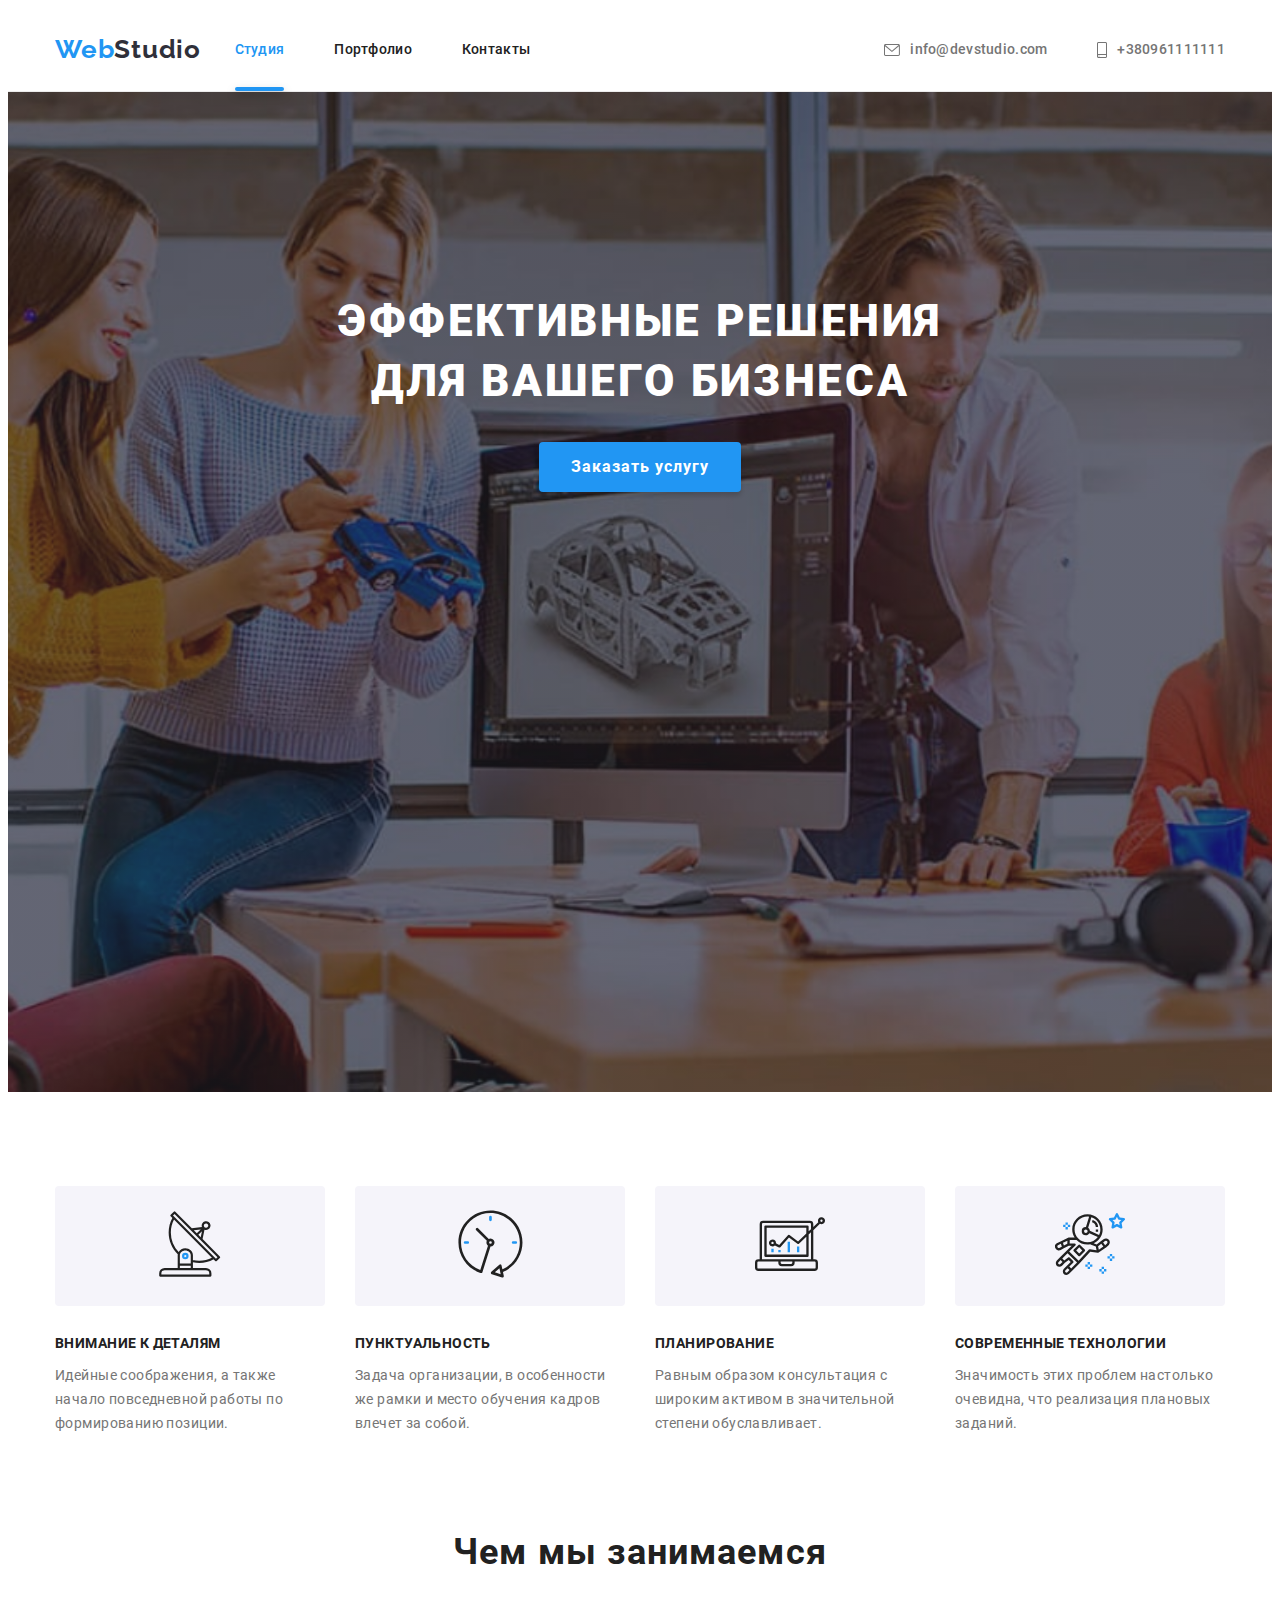
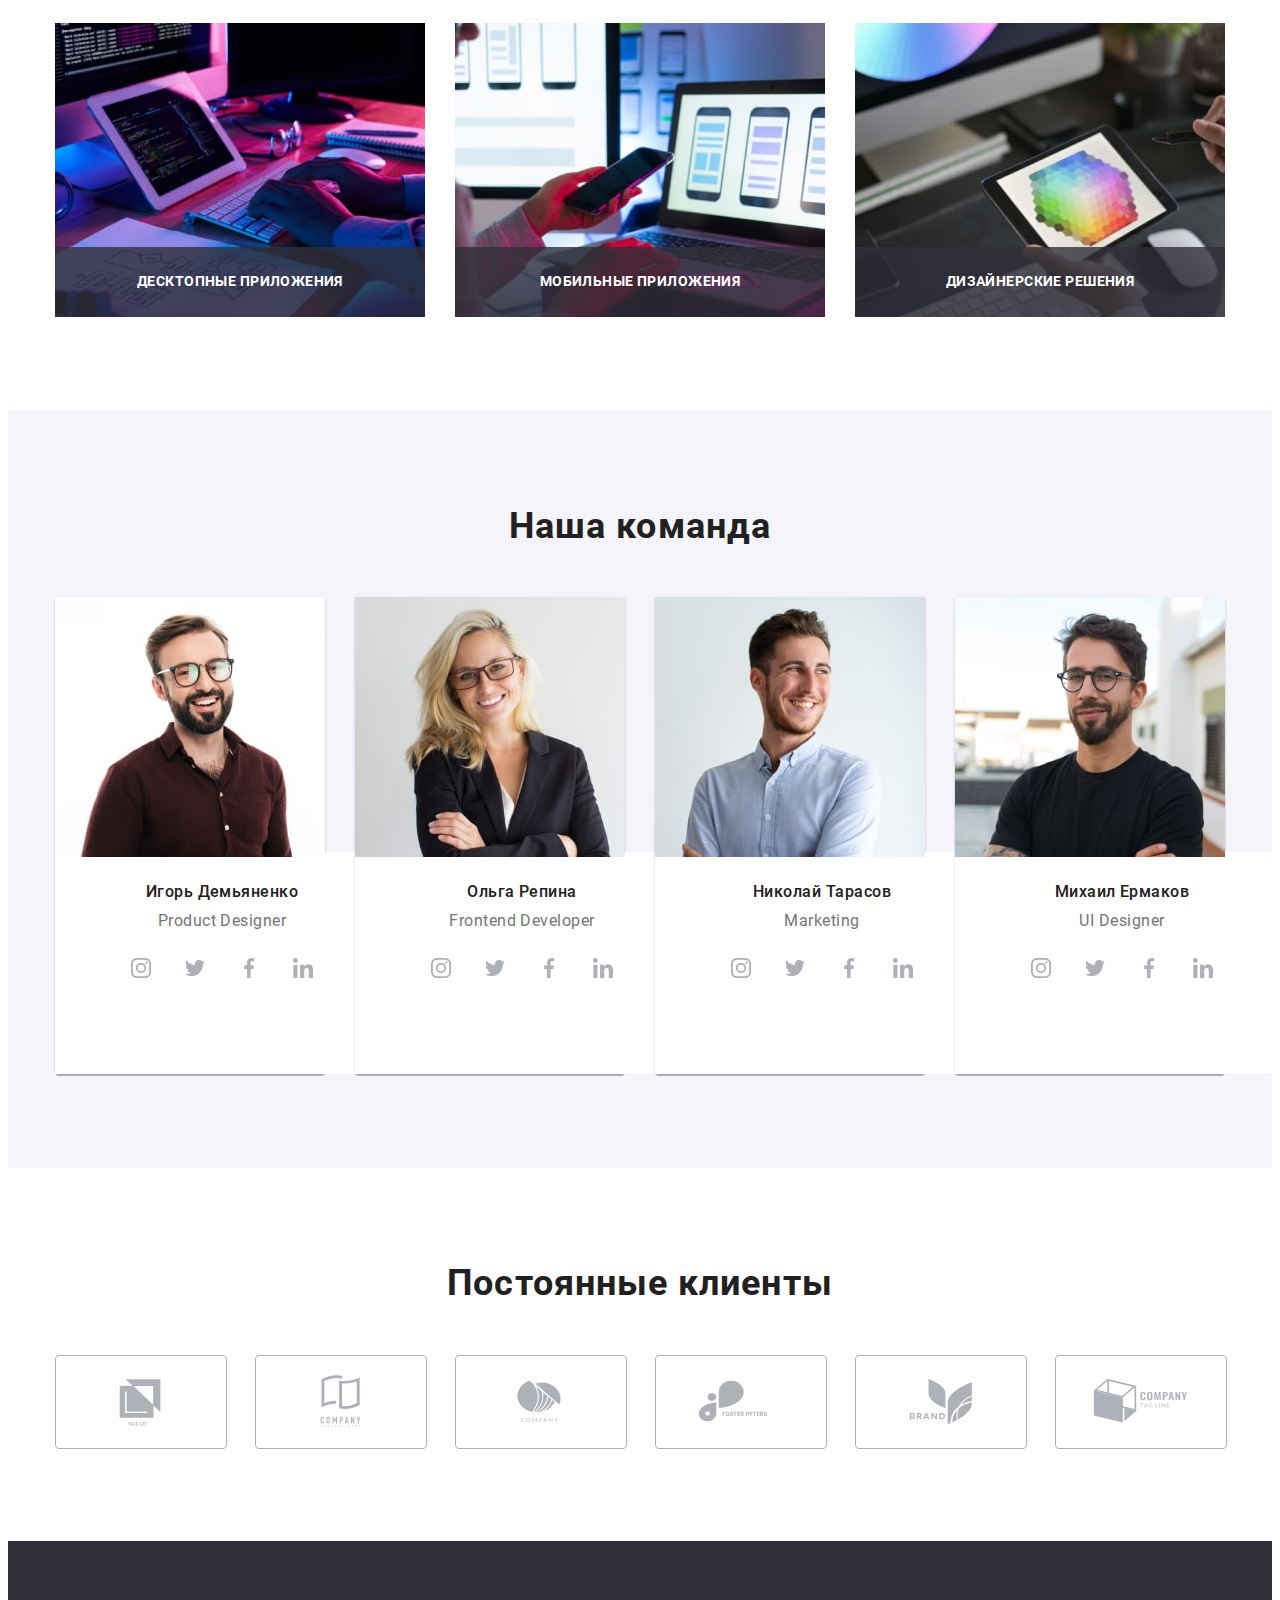
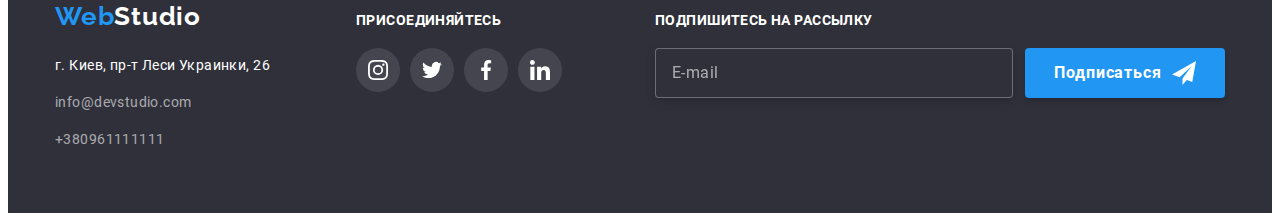
<file: index.html>
<!DOCTYPE html>
<html lang="ru">
  <head>
    <meta charset="UTF-8" />
    <meta http-equiv="X-UA-Compatible" content="IE=edge" />
    <meta name="viewport" content="width=device-width, initial-scale=1.0" />
    <link
      rel="stylesheet"
      href="https://cdnjs.cloudflare.com/ajax/libs/modern-normalize/1.1.0/modern-normalize.min.css"
      integrity="sha512-wpPYUAdjBVSE4KJnH1VR1HeZfpl1ub8YT/NKx4PuQ5NmX2tKuGu6U/JRp5y+Y8XG2tV+wKQpNHVUX03MfMFn9Q=="
      crossorigin="anonymous"
      referrerpolicy="no-referrer"
    />
    <title>Document</title>
    <link rel="stylesheet" href="./css/main.min.css" />
  </head>
  <body class="webstudio">
    <header class="page__header">
      <div class="container nav__main">
        <a href="" lang="en" class="nav__logo link"
          >Web<span class="nav__text" lang="en">Studio</span></a
        >
        <button type="button" class="menu-open-button button openMenuBtn">
          <svg class="menu-open-button__icon" width="24" height="16">
            <use href="./images/icons.svg#icon-menu_24px"></use>
          </svg>
        </button>

        <div class="header-menu is-hidden">
          <button type="button" class="menu-close-btn">
            <svg class="menu-close-btn__icon" width="18.67" height="18.67">
              <use href="./images/icons.svg#icon-cross"></use>
            </svg>
          </button>
        </div>
        <nav class="nav__site">
          <ul class="nav__list link">
            <li class="nav__item">
              <a href="./index.html" class="nav__link link current">Студия</a>
            </li>
            <li class="nav__item">
              <a href="./portfolio.html" class="nav__link link">Портфолио</a>
            </li>
            <li class="nav__item">
              <a href="" class="nav__link link">Контакты</a>
            </li>
          </ul>
        </nav>

        <ul class="contacts link">
          <li class="contacts__item">
            <a href="" class="contacts__link link">
              <svg class="contacts__pic" width="16" height="12">
                <use href="./images/icons.svg#icon-envelope"></use>
              </svg>
              info@devstudio.com</a
            >
          </li>
          <li class="contacts__item">
            <a href="" class="contacts__link link">
              <svg class="contacts__pic" width="10" height="16">
                <use href="./images/icons.svg#icon-smartphone"></use>
              </svg>
              +380961111111</a
            >
          </li>
        </ul>
        <div class="mob_menu is-hidden">
          <div class="container mob_container">
            <button type="button" class="menu-close-button closeMenuBtn">
              <svg class="menu-close-btn__icon" width="18.67" height="18.67">
                <use href="./images/icons.svg#icon-close_24px"></use>
              </svg>
            </button>
            <div class="mob_menu__top">
              <nav class="mob-menu__nav">
                <ul class="mob_menu__list link">
                  <li class="mob_menu_nav__item">
                    <a
                      href="./index.html"
                      class="mob_menu_nav__link link mob-current"
                      >Студия</a
                    >
                  </li>
                  <li class="mob_menu_nav__item">
                    <a href="./portfolio.html" class="mob_menu_nav__link link"
                      >Портфолио</a
                    >
                  </li>
                  <li class="mob_menu_nav__item">
                    <a href="" class="mob_menu_nav__link link">Контакты</a>
                  </li>
                </ul>
              </nav>
            </div>
            <div class="mob_menu__bottom">
              <div class="header-soc-sites">
                <ul class="mob_menu_contacts link">
                  <li class="mob_menu_contacts__item">
                    <a href="" class="mob_menu_contacts__tel link">
                      +380961111111</a
                    >
                  </li>
                  <li class="mob_menu_contacts__item">
                    <a href="" class="mob_menu_contacts__mail link">
                      info@devstudio.com</a
                    >
                  </li>
                </ul>
                <ul class="header-soc-sites__list link">
                  <li class="header-soc-sites__item">
                    <a href="" class="header-soc-sites__link link">Instagram</a>
                  </li>
                  <li class="header-soc-sites__item">
                    <div class="header-soc-sites__border"></div>
                    <a href="" class="header-soc-sites__link link">Twitter</a>
                  </li>
                  <li class="header-soc-sites__item">
                    <div class="header-soc-sites__border"></div>
                    <a href="" class="header-soc-sites__link link">Facebook</a>
                  </li>
                  <li class="header-soc-sites__item">
                    <div class="header-soc-sites__border"></div>
                    <a href="" class="header-soc-sites__link link">LinkedIn</a>
                  </li>
                </ul>
              </div>
            </div>
          </div>
        </div>
      </div>
    </header>

    <main class="hero">
      <section class="decision">
        <div class="container">
          <h1 class="decision__title">
            Эффективные решения<br />для вашего бизнеса
          </h1>
          <button type="button" class="decision__btn" data-modal-open>
            Заказать услугу
          </button>
        </div>
      </section>

      <section class="benefits section">
        <div class="container">
          <h2 class="visually-hidden">Наши преимущества</h2>

          <ul class="benefits__list link">
            <li class="benefits__item">
              <div class="benefits__wrapper">
                <a href="" class="benefits__link">
                  <svg class="benefits__icon" width="65.32" height="70">
                    <use href="./images/icons.svg#icon-antenna"></use>
                  </svg>
                </a>
              </div>
              <h3 class="benefits__title">Внимание к деталям</h3>
              <p class="benefits__text">
                Идейные соображения, а также начало повседневной работы по
                формированию позиции.
              </p>
            </li>
            <li class="benefits__item">
              <div class="benefits__wrapper">
                <a href="" class="benefits__link">
                  <svg class="benefits__icon" width="66.96" height="70">
                    <use href="./images/icons.svg#icon-clock"></use>
                  </svg>
                </a>
              </div>
              <h3 class="benefits__title">Пунктуальность</h3>
              <p class="benefits__text">
                Задача организации, в особенности же рамки и место обучения
                кадров влечет за собой.
              </p>
            </li>
            <li class="benefits__item">
              <div class="benefits__wrapper">
                <a href="" class="benefits__link">
                  <svg class="benefits__icon" width="70" height="70">
                    <use href="./images/icons.svg#icon-diagram"></use>
                  </svg>
                </a>
              </div>
              <h3 class="benefits__title">Планирование</h3>
              <p class="benefits__text">
                Равным образом консультация с широким активом в значительной
                степени обуславливает.
              </p>
            </li>
            <li class="benefits__item">
              <div class="benefits__wrapper">
                <a href="" class="benefits__link">
                  <svg class="benefits__icon" width="70" height="70">
                    <use href="./images/icons.svg#icon-astronaut"></use>
                  </svg>
                </a>
              </div>
              <h3 class="benefits__title">Современные технологии</h3>
              <p class="benefits__text">
                Значимость этих проблем настолько очевидна, что реализация
                плановых заданий.
              </p>
            </li>
          </ul>
        </div>
      </section>
      <section class="works">
        <div class="container">
          <h2 class="works__title">Чем мы занимаемся</h2>
          <ul class="works__list link">
            <li class="works__item">
              <div class="works__wrapper">
                <picture>
                  <source
                    srcset="
                      ./images/desktop_desk_1x-min.jpg 1x,
                      ./images/desktop_desk_2x-min.jpg 2x
                    "
                    media="(min-width: 1200px)"
                  />
                  <img
                    src="./images/img_1.jpg"
                    alt="Работа за компьютером"
                    width="370"
                  />
                </picture>

                <div class="works__wrapper__picture">
                  <h3 class="works__text__describe">Десктопные приложения</h3>
                </div>
              </div>
            </li>
            <li class="works__item">
              <div class="works__wrapper">
                <picture>
                  <source
                    srcset="
                      ./images/mobil_desk_1x-min.jpg 1x,
                      ./images/mobil_desk_2x-min.jpg 2x
                    "
                    media="(min-width: 1200px)"
                  />
                  <img
                    src="./images/img_2.jpg"
                    alt="Работа в мобильном приложении"
                    width="370"
                  />
                </picture>

                <div class="works__wrapper__picture">
                  <h3 class="works__text__describe">Мобильные приложения</h3>
                </div>
              </div>
            </li>
            <li class="works__item">
              <div class="works__wrapper">
                <picture>
                  <source
                    srcset="
                      ./images/decision_desk_1x-min.jpg 1x,
                      ./images/decision_desk_2x-min.jpg 2x
                    "
                    media="(min-width: 1200px)"
                  />
                  <img
                    src="./images/img_3.jpg"
                    alt="Работа с планшетом"
                    width="370"
                  />
                </picture>

                <div class="works__wrapper__picture">
                  <h3 class="works__text__describe">Дизайнерские решения</h3>
                </div>
              </div>
            </li>
          </ul>
        </div>
      </section>
      <section class="team section">
        <div class="container">
          <h2 class="team__title">Наша команда</h2>
          <ul class="team__list link">
            <li class="team__photo">
              <picture>
                <source
                  srcset="
                    ./images/designer_desk_1x-min.jpg 1x,
                    ./images/designer_desk_2x-min.jpg 2x
                  "
                  media="(min-width: 1200px)"
                />
                <source
                  srcset="
                    ./images/designer_tab_1x-min.jpg 1x,
                    ./images/designer_tab_2x-min.jpg 2x
                  "
                  media="(min-width: 768px)"
                />
                <source
                  srcset="
                    ./images/designer_mob_1x-min.jpg 1x,
                    ./images/designer_mob_2x-min.jpg 2x
                  "
                  media="(min-width: 480px)"
                />
                <img
                  src="./images/img_4.jpg"
                  lang="en"
                  alt="Product Designer"
                />
              </picture>
              <div class="team__wrapper">
                <h3 class="team__title__participant">Игорь Демьяненко</h3>
                <p class="team__text" lang="en">Product Designer</p>
                <ul class="social-sites link">
                  <li class="social-sites__item">
                    <a href="" class="social-sites__link">
                      <svg class="social-sites__icon" width="20" height="20">
                        <use href="./images/icons.svg#icon-instagram"></use>
                      </svg>
                    </a>
                  </li>
                  <li class="social-sites__item">
                    <a href="" class="social-sites__link">
                      <svg class="social-sites__icon" width="20" height="20">
                        <use href="./images/icons.svg#icon-twitter"></use>
                      </svg>
                    </a>
                  </li>
                  <li class="social-sites__item">
                    <a href="" class="social-sites__link">
                      <svg class="social-sites__icon" width="20" height="20">
                        <use href="./images/icons.svg#icon-facebook"></use>
                      </svg>
                    </a>
                  </li>
                  <li class="social-sites__item">
                    <a href="" class="social-sites__link">
                      <svg class="social-sites__icon" width="20" height="20">
                        <use href="./images/icons.svg#icon-linkedin"></use>
                      </svg>
                    </a>
                  </li>
                </ul>
              </div>
            </li>
            <li class="team__photo">
              <picture>
                <source
                  srcset="
                    ./images/developer_desk_1x-min.jpg 1x,
                    ./images/developer_desk_2x-min.jpg 2x
                  "
                  media="(min-width: 1200px)"
                />
                <source
                  srcset="
                    ./images/developer_tab_1x-min.jpg 1x,
                    ./images/developer_tab_2x-min.jpg 2x
                  "
                  media="(min-width: 768px)"
                />
                <source
                  srcset="
                    ./images/developer_mob_1x-min.jpg 1x,
                    ./images/developer_mob_2x-min.jpg 2x
                  "
                  media="(min-width: 480px)"
                />
                <img
                  src="./images/img_5.jpg"
                  lang="en"
                  alt="Frontend Developer"
                />
              </picture>

              <div class="team__wrapper">
                <h3 class="team__title__participant">Ольга Репина</h3>
                <p class="team__text" lang="en">Frontend Developer</p>
                <ul class="social-sites link">
                  <li class="social-sites__item">
                    <a href="" class="social-sites__link">
                      <svg class="social-sites__icon" width="20" height="20">
                        <use href="./images/icons.svg#icon-instagram"></use>
                      </svg>
                    </a>
                  </li>
                  <li class="social-sites__item">
                    <a href="" class="social-sites__link">
                      <svg class="social-sites__icon" width="20" height="20">
                        <use href="./images/icons.svg#icon-twitter"></use>
                      </svg>
                    </a>
                  </li>
                  <li class="social-sites__item">
                    <a href="" class="social-sites__link">
                      <svg class="social-sites__icon" width="20" height="20">
                        <use href="./images/icons.svg#icon-facebook"></use>
                      </svg>
                    </a>
                  </li>
                  <li class="social-sites__item">
                    <a href="" class="social-sites__link">
                      <svg class="social-sites__icon" width="20" height="20">
                        <use href="./images/icons.svg#icon-linkedin"></use>
                      </svg>
                    </a>
                  </li>
                </ul>
              </div>
            </li>
            <li class="team__photo">
              <picture>
                <source
                  srcset="
                    ./images/marketing_desk_1x-min.jpg 1x,
                    ./images/marketing_desk_2x-min.jpg 2x
                  "
                  media="(min-width: 1200px)"
                />
                <source
                  srcset="
                    ./images/marketing_tab_1x-min.jpg 1x,
                    ./images/marketing_tab_2x-min.jpg 2x
                  "
                  media="(min-width: 768px)"
                />
                <source
                  srcset="
                    ./images/marketing_mob_1x-min.jpg 1x,
                    ./images/marketing_mob_2x-min.jpg 2x
                  "
                  media="(min-width: 480px)"
                />
                <img src="./images/img_6.jpg" lang="en" alt="Marketing" />
              </picture>
              <div class="team__wrapper">
                <h3 class="team__title__participant">Николай Тарасов</h3>
                <p class="team__text" lang="en">Marketing</p>
                <ul class="social-sites link">
                  <li class="social-sites__item">
                    <a href="" class="social-sites__link">
                      <svg class="social-sites__icon" width="20" height="20">
                        <use href="./images/icons.svg#icon-instagram"></use>
                      </svg>
                    </a>
                  </li>
                  <li class="social-sites__item">
                    <a href="" class="social-sites__link">
                      <svg class="social-sites__icon" width="20" height="20">
                        <use href="./images/icons.svg#icon-twitter"></use>
                      </svg>
                    </a>
                  </li>
                  <li class="social-sites__item">
                    <a href="" class="social-sites__link">
                      <svg class="social-sites__icon" width="20" height="20">
                        <use href="./images/icons.svg#icon-facebook"></use>
                      </svg>
                    </a>
                  </li>
                  <li class="social-sites__item">
                    <a href="" class="social-sites__link">
                      <svg class="social-sites__icon" width="20" height="20">
                        <use href="./images/icons.svg#icon-linkedin"></use>
                      </svg>
                    </a>
                  </li>
                </ul>
              </div>
            </li>
            <li class="team__photo last__photo">
              <picture>
                <source
                  srcset="
                    ./images/designer_ui_desk_1x-min.jpg 1x,
                    ./images/designer_ui_desk_2x-min.jpg 2x
                  "
                  media="(min-width: 1200px)"
                />
                <source
                  srcset="
                    ./images/designer_ui_tab_1x-min.jpg 1x,
                    ./images/designer_ui_tab_2x-min.jpg 2x
                  "
                  media="(min-width: 768px)"
                />
                <source
                  srcset="
                    ./images/designer_ui_mob_1x-min.jpg 1x,
                    ./images/designer_ui_mob_2x-min.jpg 2x
                  "
                  media="(min-width: 480px)"
                />
                <img src="./images/img_7.jpg" lang="en" alt="UI Designer" />
              </picture>
              <div class="team__wrapper">
                <h3 class="team__title__participant">Михаил Ермаков</h3>
                <p class="team__text" lang="en">UI Designer</p>
                <ul class="social-sites link">
                  <li class="social-sites__item">
                    <a href="" class="social-sites__link">
                      <svg class="social-sites__icon" width="20" height="20">
                        <use href="./images/icons.svg#icon-instagram"></use>
                      </svg>
                    </a>
                  </li>
                  <li class="social-sites__item">
                    <a href="" class="social-sites__link">
                      <svg class="social-sites__icon" width="20" height="20">
                        <use href="./images/icons.svg#icon-twitter"></use>
                      </svg>
                    </a>
                  </li>
                  <li class="social-sites__item">
                    <a href="" class="social-sites__link">
                      <svg class="social-sites__icon" width="20" height="20">
                        <use href="./images/icons.svg#icon-facebook"></use>
                      </svg>
                    </a>
                  </li>
                  <li class="social-sites__item">
                    <a href="" class="social-sites__link">
                      <svg class="social-sites__icon" width="20" height="20">
                        <use href="./images/icons.svg#icon-linkedin"></use>
                      </svg>
                    </a>
                  </li>
                </ul>
              </div>
            </li>
          </ul>
        </div>
      </section>
      <section class="client">
        <div class="container">
          <h3 class="client__title">Постоянные клиенты</h3>
          <ul class="client__list link">
            <li class="client__logo">
              <a href="" class="client__link">
                <svg class="client__logo__item" width="106" height="60">
                  <use href="./images/icons.svg#icon-Logo-6"></use>
                </svg>
              </a>
            </li>
            <li class="client__logo">
              <a href="" class="client__link">
                <svg class="client__logo__item" width="106" height="60">
                  <use href="./images/icons.svg#icon-Logo-7"></use></svg
              ></a>
            </li>
            <li class="client__logo">
              <a href="" class="client__link">
                <svg class="client__logo__item" width="106" height="60">
                  <use href="./images/icons.svg#icon-Logo-8"></use>
                </svg>
              </a>
            </li>
            <li class="client__logo">
              <a href="" class="client__link">
                <svg class="client__logo__item" width="106" height="60">
                  <use href="./images/icons.svg#icon-Logo-9"></use>
                </svg>
              </a>
            </li>
            <li class="client__logo">
              <a href="" class="client__link">
                <svg class="client__logo__item" width="106" height="60">
                  <use href="./images/icons.svg#icon-Logo-10"></use>
                </svg>
              </a>
            </li>
            <li class="client__logo">
              <a href="" class="client__link">
                <svg class="client__logo__item" width="106" height="60">
                  <use href="./images/icons.svg#icon-Logo-11"></use>
                </svg>
              </a>
            </li>
          </ul>
        </div>
      </section>
    </main>
    <footer class="adress">
      <div class="container adress__container">
        <div class="adress__wrapper all__footer">
          <a href="" class="adress__logo link" lang="en"
            >Web<span class="adress__logo__decor">Studio</span></a
          >
          <address>
            <ul class="adress__list link">
              <li class="adress__item">
                <a href="" class="adress__link link"
                  >г. Киев, пр-т Леси Украинки, 26</a
                >
              </li>
              <li class="adress__item">
                <a href="" class="adress__link__mail link"
                  >info@devstudio.com</a
                >
              </li>
              <li class="adress__item">
                <a href="" class="adress__link__phone link">+380961111111</a>
              </li>
            </ul>
          </address>
        </div>
        <div class="join__footer all-footer">
          <strong class="join__text">присоединяйтесь</strong>
          <ul class="join__list link">
            <li class="join__item">
              <a href="" class="join__link">
                <svg class="join__svg" width="20" height="20">
                  <use href="./images/icons.svg#icon-instagram"></use>
                </svg>
              </a>
            </li>
            <li class="join__item">
              <a href="" class="join__link">
                <svg class="join__svg" width="20" height="20">
                  <use href="./images/icons.svg#icon-twitter"></use>
                </svg>
              </a>
            </li>
            <li class="join__item">
              <a href="" class="join__link">
                <svg class="join__svg" width="20" height="20">
                  <use href="./images/icons.svg#icon-facebook"></use>
                </svg>
              </a>
            </li>
            <li class="join__item">
              <a href="" class="join__link">
                <svg class="join__svg" width="20" height="20">
                  <use href="./images/icons.svg#icon-linkedin"></use>
                </svg>
              </a>
            </li>
          </ul>
        </div>
        <div class="subscription">
          <strong class="subscription__text">Подпишитесь на рассылку</strong>
          <form class="subscription__form">
            <input
              class="subscription__email"
              name="subscription"
              type="email"
              placeholder="E-mail"
              id="footer-email"
            />
            <button type="submit" class="subscription__btn">
              Подписаться
              <svg class="subscription__pic" width="24" height="24">
                <use href="./images/icons.svg#icon-icon-send"></use>
              </svg>
            </button>
          </form>
        </div>
      </div>
    </footer>
    <div class="backdrop is-hidden" data-modal>
      <div class="modal">
        <button type="button" class="modal-close-btn" data-modal-close>
          <svg class="join-svg-cross" width="11" height="11">
            <use href="./images/icons.svg#icon-cross"></use>
          </svg>
        </button>
        <form class="modal-field-form">
          <p class="modal-field-head">
            Оставьте свои данные, мы вам перезвоним
          </p>
          <label for="user-name" class="modal-field">Имя</label>
          <div class="modal-input-wrapper">
            <input
              class="modal-input"
              type="text"
              name="name"
              id="user-name"
              placeholder=" "
              required
            />
            <svg class="user-icon-modal" width="18" height="18">
              <use href="./images/icons.svg#icon-person-black"></use>
            </svg>
          </div>
          <label for="tel" class="modal-field">Телефон</label>
          <div class="modal-input-wrapper">
            <input
              class="modal-input"
              type="tel"
              name="phone"
              id="tel"
              placeholder=" "
              required
              minlength="13"
              maxlength="13"
              pattern="[\+]\d{3}\s[\(]\d{2}[\)]\s\d{3}[\-]\d{2}[\-]\d{2}"
            />
            <svg class="user-icon-modal" width="18" height="18">
              <use href="./images/icons.svg#icon-phone-black"></use>
            </svg>
          </div>
          <label for="mail" class="modal-field">Почта</label>
          <div class="modal-input-wrapper">
            <input
              class="modal-input"
              type="email"
              name="email"
              id="mail"
              placeholder=" "
              required
            />
            <svg class="user-icon-modal" width="18" height="18">
              <use href="./images/icons.svg#icon-email-black"></use>
            </svg>
          </div>
          <label for="modal-text" class="modal-field">Комментарий</label>
          <textarea
            name="modal-text"
            id="modal-text"
            class="modal-text"
            placeholder="Введите текст"
          ></textarea>
          <div class="checkbox">
            <input
              class="modal-input checkbox-square visually-hidden"
              type="checkbox"
              name="agreement"
              id="agreement"
            />
            <label for="agreement" class="modal-field privacy"
              ><span class="icon-check">
                <svg class="check-icon" width="16" height="15">
                  <use href="./images/icons.svg#form-check"></use></svg
              ></span>
              Соглашаюсь с рассылкой и принимаю&ensp;<a
                class="agreement-act"
                href=""
                >Условия договора</a
              ></label
            >
          </div>
          <button type="submit" class="modal-btn-submit">Отправить</button>
        </form>
      </div>
    </div>
    <script src="./js/modal.js"></script>
    <script src="./js/mobile-menu.js"></script>
  </body>
</html>
</file>
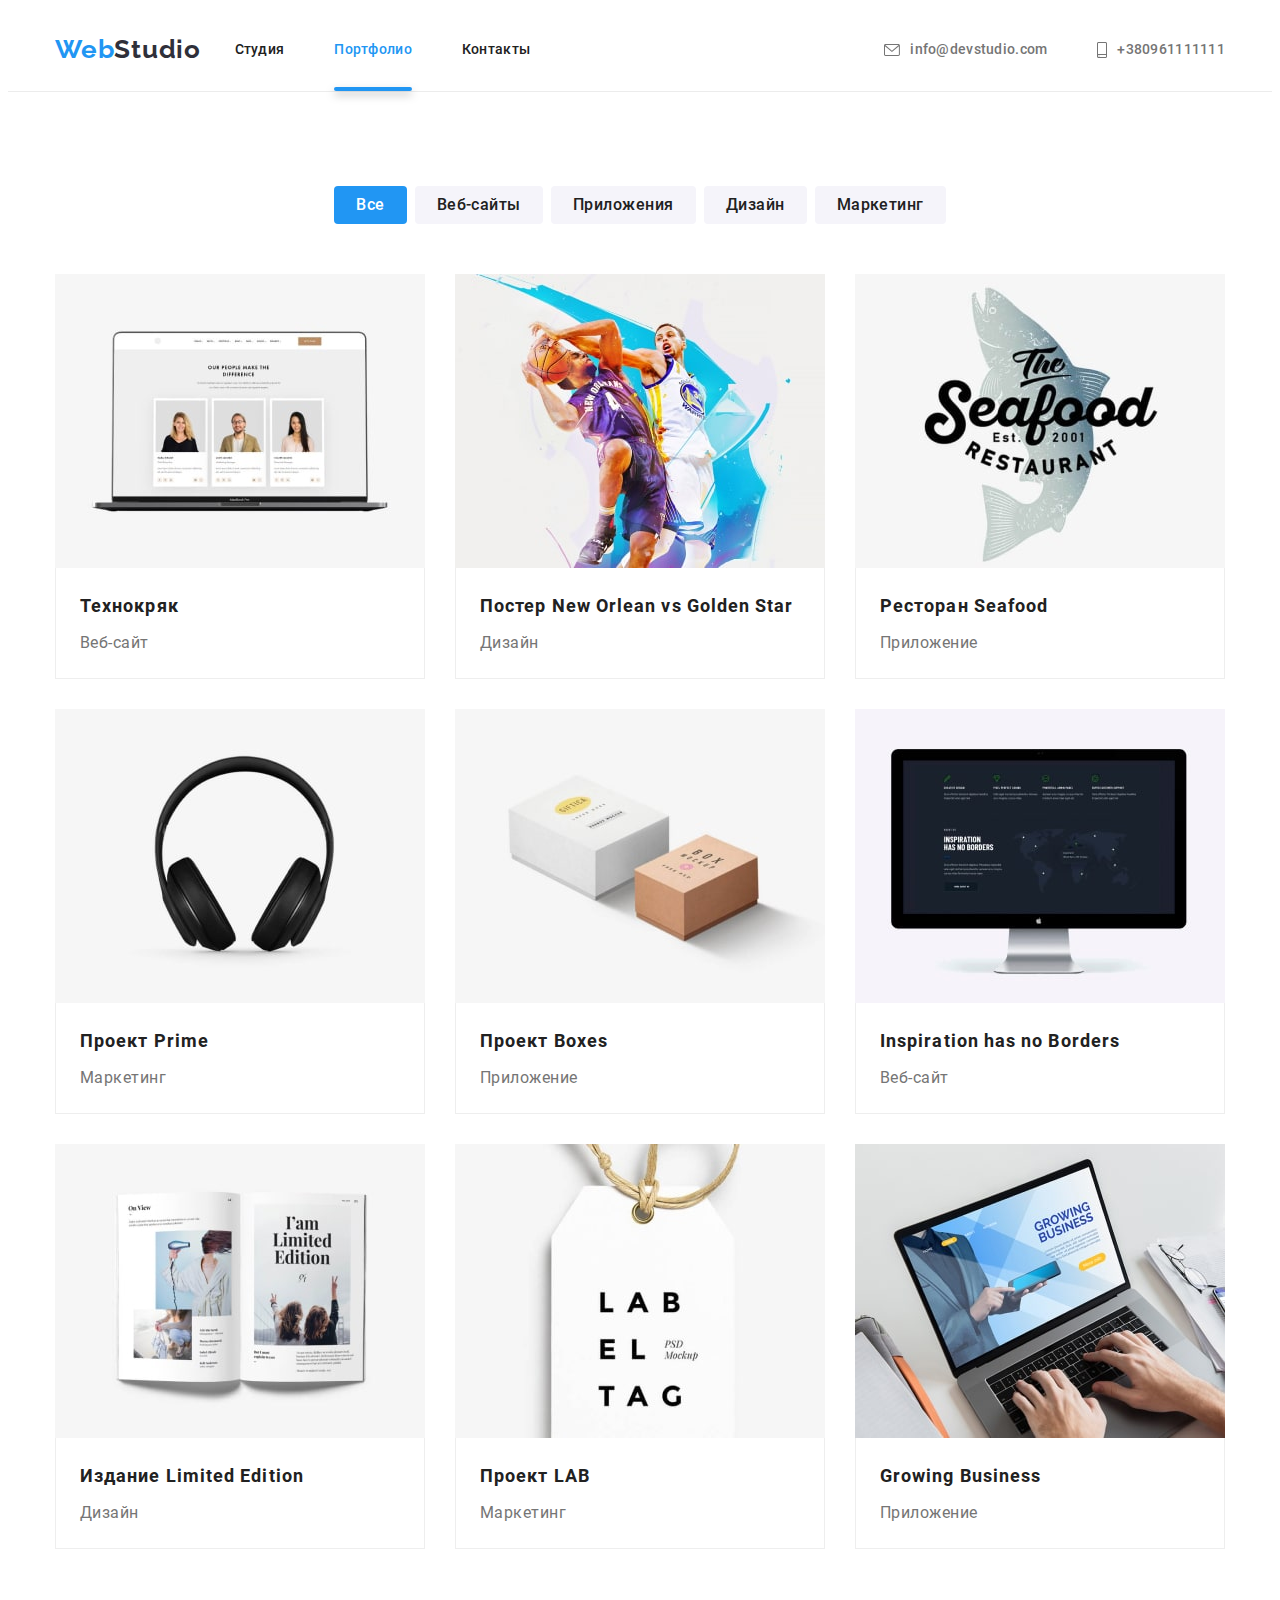
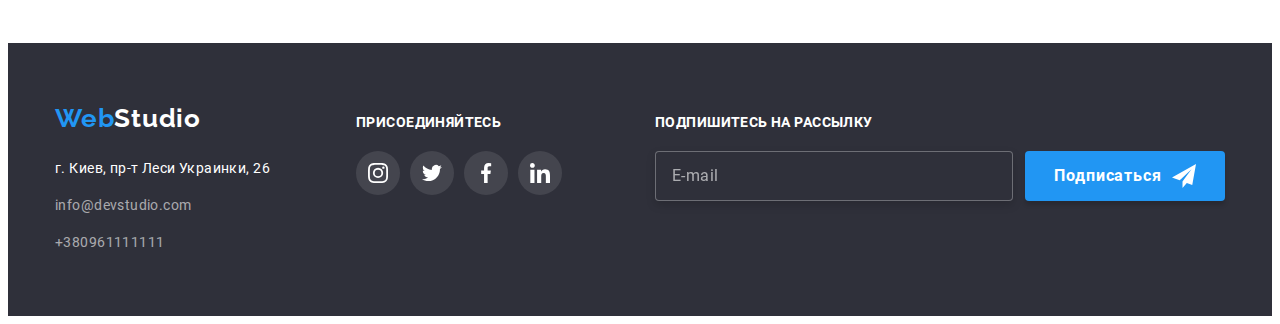
<file: portfolio.html>
<!DOCTYPE html>
<html lang="ru">
  <head>
    <meta charset="UTF-8" />
    <meta http-equiv="X-UA-Compatible" content="IE=edge" />
    <meta name="viewport" content="width=device-width, initial-scale=1.0" />
    <link
      rel="stylesheet"
      href="https://cdnjs.cloudflare.com/ajax/libs/modern-normalize/1.1.0/modern-normalize.min.css"
      integrity="sha512-wpPYUAdjBVSE4KJnH1VR1HeZfpl1ub8YT/NKx4PuQ5NmX2tKuGu6U/JRp5y+Y8XG2tV+wKQpNHVUX03MfMFn9Q=="
      crossorigin="anonymous"
      referrerpolicy="no-referrer"
    />
    <!--<link
      href="https://fonts.googleapis.com/css2?family=Raleway:wght@700&family=Roboto:wght@400;500;700;900&display=swap"
      rel="stylesheet"
    />-->
    <title>Document</title>
    <link rel="stylesheet" href="./css/main.min.css" />
  </head>
  <body>
    <header class="page__header">
      <div class="container nav__main">
        <a href="" lang="en" class="nav__logo link"
          >Web<span class="nav__text" lang="en">Studio</span></a
        >
        <button type="button" class="menu-open-button button">
          <svg class="menu-open-button__icon" width="24" height="16">
            <use href="./images/icons.svg#icon-menu_24px"></use>
          </svg>
        </button>

        <div class="header-menu is-hidden">
          <button type="button" class="menu-close-btn">
            <svg class="menu-close-btn__icon" width="18.67" height="18.67">
              <use href="./images/icons.svg#icon-cross"></use>
            </svg>
          </button>
        </div>
        <nav class="nav__site">
          <ul class="nav__list link">
            <li class="nav__item">
              <a href="./index.html" class="nav__link link">Студия</a>
            </li>
            <li class="nav__item">
              <a href="./portfolio.html" class="nav__link link current"
                >Портфолио</a
              >
            </li>
            <li class="nav__item">
              <a href="" class="nav__link link">Контакты</a>
            </li>
          </ul>
        </nav>

        <ul class="contacts link">
          <li class="contacts__item">
            <a href="" class="contacts__link link">
              <svg class="contacts__pic" width="16" height="12">
                <use href="./images/icons.svg#icon-envelope"></use>
              </svg>
              info@devstudio.com</a
            >
          </li>
          <li class="contacts__item">
            <a href="" class="contacts__link link">
              <svg class="contacts__pic" width="10" height="16">
                <use href="./images/icons.svg#icon-smartphone"></use>
              </svg>
              +380961111111</a
            >
          </li>
        </ul>

        <div class="mob_menu is-hidden">
          <div class="container mob_container">
            <button type="button" class="menu-close-button">
              <svg class="menu-close-btn__icon" width="18.67" height="18.67">
                <use href="./images/icons.svg#icon-close_24px"></use>
              </svg>
            </button>
            <ul class="mob_menu__list link">
              <li class="mob_menu_nav__item">
                <a href="./index.html" class="mob_menu_nav__link link"
                  >Студия</a
                >
              </li>
              <li class="mob_menu_nav__item">
                <a
                  href="./portfolio.html"
                  class="mob_menu_nav__link link mob-current"
                  >Портфолио</a
                >
              </li>
              <li class="mob_menu_nav__item">
                <a href="" class="mob_menu_nav__link link">Контакты</a>
              </li>
            </ul>
            <ul class="mob_menu_contacts link">
              <li class="mob_menu_contacts__item">
                <a href="" class="mob_menu_contacts__tel link">
                  +380961111111</a
                >
              </li>
              <li class="mob_menu_contacts__item">
                <a href="" class="mob_menu_contacts__mail link">
                  info@devstudio.com</a
                >
              </li>
            </ul>
            <div class="header-soc-sites">
              <ul class="header-soc-sites__list link">
                <li class="header-soc-sites__item">
                  <a href="" class="header-soc-sites__link link">Instagram</a>
                </li>
                <li class="header-soc-sites__item">
                  <div class="header-soc-sites__border"></div>
                  <a href="" class="header-soc-sites__link link">Twitter</a>
                </li>
                <li class="header-soc-sites__item">
                  <div class="header-soc-sites__border"></div>
                  <a href="" class="header-soc-sites__link link">Facebook</a>
                </li>
                <li class="header-soc-sites__item">
                  <div class="header-soc-sites__border"></div>
                  <a href="" class="header-soc-sites__link link">LinkedIn</a>
                </li>
              </ul>
            </div>
          </div>
        </div>
      </div>
    </header>
    <main class="portfolio-examples">
      <section class="portfolio__page">
        <div class="container">
          <h1 class="portfolio__title visually-hidden">Портфолио</h1>
          <ul class="portfolio__list link">
            <li class="portfolio__item">
              <button type="button" class="portfolio__btn list-btn">Все</button>
            </li>
            <li class="portfolio__item">
              <button type="button" class="portfolio__btn">Веб-сайты</button>
            </li>
            <li class="portfolio__item">
              <button type="button" class="portfolio__btn">Приложения</button>
            </li>
            <li class="portfolio__item btn">
              <button type="button" class="portfolio__btn">Дизайн</button>
            </li>
            <li class="portfolio__item btn">
              <button type="button" class="portfolio__btn">Маркетинг</button>
            </li>
          </ul>
          <ul class="examples link">
            <li class="examples__item">
              <a href="" class="examples__link">
                <div class="examples__pictures">
                  <picture>
                    <source
                      srcset="
                        ./images/tehno_desk_1x-min.jpg 1x,
                        ./images/tehno_desk_2x-min.jpg 2x
                      "
                      media="(min-width: 1200px)"
                    />
                    <source
                      srcset="
                        ./images/tehno_tab_1x-min.jpg 1x,
                        ./images/tehno_tab_2x-min.jpg 2x
                      "
                      media="(min-width: 768px)"
                    />
                    <source
                      srcset="
                        ./images/tehno_mob_1x-min.jpg 1x,
                        ./images/tehno_mob_2x-min.jpg 2x
                      "
                      media="(min-width: 480px)"
                    />
                    <img
                      class="examples__img"
                      src="./images/technokrjak.jpg"
                      alt="Технокряк"
                    />
                  </picture>

                  <p class="examples__text">
                    Ресурс предлагает комплексные предложения с разным уровнем
                    функционала и сервисов. Все это позволит посетителю получить
                    исчерпывающие сведения о компании или частном лице.
                  </p>
                </div>
                <div class="examples__wrapper">
                  <h2 class="examples__title">Технокряк</h2>
                  <p class="examles__text__describe">Веб-сайт</p>
                </div>
              </a>
            </li>
            <li class="examples__item">
              <a href="" class="examples__link">
                <div class="examples__pictures">
                  <picture>
                    <source
                      srcset="
                        ./images/new_orlean_desk_1x-min.jpg 1x,
                        ./images/new_orlean_desk_2x-min.jpg 2x
                      "
                      media="(min-width: 1200px)"
                    />
                    <source
                      srcset="
                        ./images/new_orlean_tab_1x-min.jpg 1x,
                        ./images/new_orlean_tab_2x-min.jpg 2x
                      "
                      media="(min-width: 768px)"
                    />
                    <source
                      srcset="
                        ./images/new_orlean_mob_1x-min.jpg 1x,
                        ./images/new_orlean_mob_2x-min.jpg 2x
                      "
                      media="(min-width: 480px)"
                    />
                    <img
                      class="examples__img"
                      src="./images/new-orlean.jpg"
                      alt="Постер Новый Орлеан"
                    />
                  </picture>
                  <p class="examples__text">
                    Ресурс предлагает комплексные предложения с разным уровнем
                    функционала и сервисов. Все это позволит посетителю получить
                    исчерпывающие сведения о компании или частном лице.
                  </p>
                </div>
                <div class="examples__wrapper">
                  <h2 class="examples__title">
                    Постер <span lang="en">New Orlean vs Golden Star</span>
                  </h2>
                  <p class="examles__text__describe">Дизайн</p>
                </div>
              </a>
            </li>
            <li class="examples__item">
              <a href="" class="examples__link">
                <div class="examples__pictures">
                  <picture>
                    <source
                      srcset="
                        ./images/seafood_desk_1x-min.jpg 1x,
                        ./images/seafood_desk_2x-min.jpg 2x
                      "
                      media="(min-width: 1200px)"
                    />
                    <source
                      srcset="
                        ./images/seafood_tab_1x-min.jpg 1x,
                        ./images/seafood_tab_2x-min.jpg 2x
                      "
                      media="(min-width: 768px)"
                    />
                    <source
                      srcset="
                        ./images/seafood_mob_1x-min.jpg 1x,
                        ./images/seafood_mob_2x-min.jpg 2x
                      "
                      media="(min-width: 480px)"
                    />
                    <img
                      class="examples__img"
                      src="./images/seafood.jpg"
                      alt="Ресторан морской еды"
                    />
                  </picture>

                  <p class="examples__text">
                    Ресурс предлагает комплексные предложения с разным уровнем
                    функционала и сервисов. Все это позволит посетителю получить
                    исчерпывающие сведения о компании или частном лице.
                  </p>
                </div>
                <div class="examples__wrapper">
                  <h2 class="examples__title">
                    Ресторан <span lang="en">Seafood</span>
                  </h2>
                  <p class="examles__text__describe">Приложение</p>
                </div>
              </a>
            </li>
            <li class="examples__item">
              <a href="" class="examples__link">
                <div class="examples__pictures">
                  <picture>
                    <source
                      srcset="
                        ./images/prime_desk_1x-min.jpg 1x,
                        ./images/prime_desk_2x-min.jpg 2x
                      "
                      media="(min-width: 1200px)"
                    />
                    <source
                      srcset="
                        ./images/prime_tab_1x-min.jpg 1x,
                        ./images/prime_tab_2x-min.jpg 2x
                      "
                      media="(min-width: 768px)"
                    />
                    <source
                      srcset="
                        ./images/prime_mob_1x-min.jpg 1x,
                        ./images/prime_mob_2x-min.jpg 2x
                      "
                      media="(min-width: 480px)"
                    />
                    <img
                      class="examples__img"
                      src="./images/prime.jpg"
                      alt="Основной проэкт"
                    />
                  </picture>

                  <p class="examples__text">
                    Ресурс предлагает комплексные предложения с разным уровнем
                    функционала и сервисов. Все это позволит посетителю получить
                    исчерпывающие сведения о компании или частном лице.
                  </p>
                </div>
                <div class="examples__wrapper">
                  <h2 class="examples__title">
                    Проект <span lang="en">Prime</span>
                  </h2>
                  <p class="examles__text__describe">Маркетинг</p>
                </div>
              </a>
            </li>
            <li class="examples__item">
              <a href="" class="examples__link">
                <div class="examples__pictures">
                  <picture>
                    <source
                      srcset="
                        ./images/boxes_desk_1x-min.jpg 1x,
                        ./images/boxes_desk_2x-min.jpg 2x
                      "
                      media="(min-width: 1200px)"
                    />
                    <source
                      srcset="
                        ./images/boxes_tab_1x-min.jpg 1x,
                        ./images/boxes_tab_2x-min.jpg 2x
                      "
                      media="(min-width: 768px)"
                    />
                    <source
                      srcset="
                        ./images/boxes_mob_1x-min.jpg 1x,
                        ./images/boxes_mob_2x-min.jpg 2x
                      "
                      media="(min-width: 480px)"
                    />
                    <img
                      class="examples__img"
                      src="./images/boxes.jpg"
                      alt="Проэкт коробки"
                    />
                  </picture>

                  <p class="examples__text">
                    Ресурс предлагает комплексные предложения с разным уровнем
                    функционала и сервисов. Все это позволит посетителю получить
                    исчерпывающие сведения о компании или частном лице.
                  </p>
                </div>
                <div class="examples__wrapper">
                  <h2 class="examples__title">
                    Проект <span lang="en">Boxes</span>
                  </h2>
                  <p class="examles__text__describe">Приложение</p>
                </div>
              </a>
            </li>
            <li class="examples__item">
              <a href="" class="examples__link">
                <div class="examples__pictures">
                  <picture>
                    <source
                      srcset="
                        ./images/monitor_desk_1x-min.jpg 1x,
                        ./images/monitor_desk_2x-min.jpg 2x
                      "
                      media="(min-width: 1200px)"
                    />
                    <source
                      srcset="
                        ./images/monitor_tab_1x-min.jpg 1x,
                        ./images/monitor_tab_2x-min.jpg 2x
                      "
                      media="(min-width: 768px)"
                    />
                    <source
                      srcset="
                        ./images/monitor_mob_1x-min.jpg 1x,
                        ./images/monitor_mob_2x-min.jpg 2x
                      "
                      media="(min-width: 480px)"
                    />
                    <img
                      class="examples__img"
                      src="./images/inspiration.jpg"
                      alt="Вдохновение не имеет границ"
                    />
                  </picture>

                  <p class="examples__text">
                    Ресурс предлагает комплексные предложения с разным уровнем
                    функционала и сервисов. Все это позволит посетителю получить
                    исчерпывающие сведения о компании или частном лице.
                  </p>
                </div>
                <div class="examples__wrapper">
                  <h2 class="examples__title" lang="en">
                    Inspiration has no Borders
                  </h2>
                  <p class="examles__text__describe">Веб-сайт</p>
                </div>
              </a>
            </li>
            <li class="examples__item">
              <a href="" class="examples__link">
                <div class="examples__pictures">
                  <picture>
                    <source
                      srcset="
                        ./images/book_desk_1x-min.jpg 1x,
                        ./images/book_desk_2x-min.jpg 2x
                      "
                      media="(min-width: 1200px)"
                    />
                    <source
                      srcset="
                        ./images/book_tab_1x-min.jpg 1x,
                        ./images/book_tab_2x-min.jpg 2x
                      "
                      media="(min-width: 768px)"
                    />
                    <source
                      srcset="
                        ./images/book_mob_1x-min.jpg 1x,
                        ./images/book_mob_2x-min.jpg 2x
                      "
                      media="(min-width: 480px)"
                    />
                    <img
                      class="examples__img"
                      src="./images/jurnal.jpg"
                      alt="Лимитированное издание"
                    />
                  </picture>

                  <p class="examples__text">
                    Ресурс предлагает комплексные предложения с разным уровнем
                    функционала и сервисов. Все это позволит посетителю получить
                    исчерпывающие сведения о компании или частном лице.
                  </p>
                </div>
                <div class="examples__wrapper">
                  <h2 class="examples__title">
                    Издание <span lang="en">Limited Edition</span>
                  </h2>
                  <p class="examles__text__describe">Дизайн</p>
                </div>
              </a>
            </li>
            <li class="examples__item">
              <a href="" class="examples__link">
                <div class="examples__pictures">
                  <picture>
                    <source
                      srcset="
                        ./images/lab_desk_1x-min.jpg 1x,
                        ./images/lab_desk_2x-min.jpg 2x
                      "
                      media="(min-width: 1200px)"
                    />
                    <source
                      srcset="
                        ./images/lab_tab_1x-min.jpg 1x,
                        ./images/lab_tab_2x-min.jpg 2x
                      "
                      media="(min-width: 768px)"
                    />
                    <source
                      srcset="
                        ./images/lab_mob_1x-min.jpg 1x,
                        ./images/lab_mob_2x-min.jpg 2x
                      "
                      media="(min-width: 480px)"
                    />
                    <img
                      class="examples__img"
                      srcset="
                        ./images/lab_mob_1x-min.jpg 1x,
                        ./images/lab_mob_2x-min.jpg 2x
                      "
                      src="./images/lab.jpg"
                      alt="Проект лаборатория"
                    />
                  </picture>
                  <p class="examples__text">
                    Ресурс предлагает комплексные предложения с разным уровнем
                    функционала и сервисов. Все это позволит посетителю получить
                    исчерпывающие сведения о компании или частном лице.
                  </p>
                </div>
                <div class="examples__wrapper">
                  <h2 class="examples__title">
                    Проект <span lang="en">LAB</span>
                  </h2>
                  <p class="examles__text__describe">Маркетинг</p>
                </div>
              </a>
            </li>
            <li class="examples__item">
              <a href="" class="examples__link">
                <div class="examples__pictures">
                  <picture>
                    <source
                      srcset="
                        ./images/laptop_desk_1x-min.jpg 1x,
                        ./images/laptop_desk_2x-min.jpg 2x
                      "
                      media="(min-width: 1200px)"
                    />
                    <source
                      srcset="
                        ./images/laptop_tab_1x-min.jpg 1x,
                        ./images/laptop_tab_2x-min.jpg 2x
                      "
                      media="(min-width: 768px)"
                    />
                    <source
                      srcset="
                        ./images/laptop_mob_1x-min.jpg 1x,
                        ./images/laptop_mob_2x-min.jpg 2x
                      "
                      media="(min-width: 480px)"
                    />
                    <img
                      class="examples__img"
                      src="./images/bussines.jpg"
                      alt="Улучшение бизнеса"
                    />
                  </picture>
                  <p class="examples__text">
                    Ресурс предлагает комплексные предложения с разным уровнем
                    функционала и сервисов. Все это позволит посетителю получить
                    исчерпывающие сведения о компании или частном лице.
                  </p>
                </div>
                <div class="examples__wrapper">
                  <h2 class="examples__title" lang="en">Growing Business</h2>
                  <p class="examles__text__describe">Приложение</p>
                </div>
              </a>
            </li>
          </ul>
        </div>
      </section>
    </main>
    <footer class="adress">
      <div class="container adress__container">
        <div class="adress__wrapper all__footer">
          <a href="" class="adress__logo link" lang="en"
            >Web<span class="adress__logo__decor">Studio</span></a
          >
          <address>
            <ul class="adress__list link">
              <li class="adress__item">
                <a href="" class="adress__link link"
                  >г. Киев, пр-т Леси Украинки, 26</a
                >
              </li>
              <li class="adress__item">
                <a href="" class="adress__link__mail link"
                  >info@devstudio.com</a
                >
              </li>
              <li class="adress__item">
                <a href="" class="adress__link__phone link">+380961111111</a>
              </li>
            </ul>
          </address>
        </div>
        <div class="join__footer all-footer">
          <strong class="join__text">присоединяйтесь</strong>
          <ul class="join__list link">
            <li class="join__item">
              <a href="" class="join__link">
                <svg class="join__svg" width="20" height="20">
                  <use href="./images/icons.svg#icon-instagram"></use>
                </svg>
              </a>
            </li>
            <li class="join__item">
              <a href="" class="join__link">
                <svg class="join__svg" width="20" height="20">
                  <use href="./images/icons.svg#icon-twitter"></use>
                </svg>
              </a>
            </li>
            <li class="join__item">
              <a href="" class="join__link">
                <svg class="join__svg" width="20" height="20">
                  <use href="./images/icons.svg#icon-facebook"></use>
                </svg>
              </a>
            </li>
            <li class="join__item">
              <a href="" class="join__link">
                <svg class="join__svg" width="20" height="20">
                  <use href="./images/icons.svg#icon-linkedin"></use>
                </svg>
              </a>
            </li>
          </ul>
        </div>
        <div class="subscription">
          <strong class="subscription__text">Подпишитесь на рассылку</strong>
          <form class="subscription__form">
            <input
              class="subscription__email"
              name="subscription"
              type="email"
              placeholder="E-mail"
              id="footer-email"
            />
            <button type="submit" class="subscription__btn">
              Подписаться
              <svg class="subscription__pic" width="24" height="24">
                <use href="./images/icons.svg#icon-icon-send"></use>
              </svg>
            </button>
          </form>
        </div>
      </div>
    </footer>
  </body>
</html>
</file>
<file: css/main.min.css>
@font-face{font-family:"Roboto";font-style:normal;font-weight:400;src:url("../fonts/roboto-v30-cyrillic-regular.eot");src:local(""),url("../fonts/roboto-v30-cyrillic-regular.eot?#iefix") format("embedded-opentype"),url("../fonts/roboto-v30-cyrillic-regular.woff2") format("woff2"),url("../fonts/roboto-v30-cyrillic-regular.woff") format("woff"),url("../fonts/roboto-v30-cyrillic-regular.ttf") format("truetype"),url("../fonts/roboto-v30-cyrillic-regular.svg#Roboto") format("svg")}@font-face{font-family:"Roboto";font-style:normal;font-weight:500;src:url("../fonts/roboto-v30-cyrillic-500.eot");src:local(""),url("../fonts/roboto-v30-cyrillic-500.eot?#iefix") format("embedded-opentype"),url("../fonts/roboto-v30-cyrillic-500.woff2") format("woff2"),url("../fonts/roboto-v30-cyrillic-500.woff") format("woff"),url("../fonts/roboto-v30-cyrillic-500.ttf") format("truetype"),url("../fonts/roboto-v30-cyrillic-500.svg#Roboto") format("svg")}@font-face{font-family:"Roboto";font-style:normal;font-weight:700;src:url("../fonts/roboto-v30-cyrillic-700.eot");src:local(""),url("../fonts/roboto-v30-cyrillic-700.eot?#iefix") format("embedded-opentype"),url("../fonts/roboto-v30-cyrillic-700.woff2") format("woff2"),url("../fonts/roboto-v30-cyrillic-700.woff") format("woff"),url("../fonts/roboto-v30-cyrillic-700.ttf") format("truetype"),url("../fonts/roboto-v30-cyrillic-700.svg#Roboto") format("svg")}@font-face{font-family:"Roboto";font-style:normal;font-weight:900;src:url("../fonts/roboto-v30-cyrillic-900.eot");src:local(""),url("../fonts/roboto-v30-cyrillic-900.eot?#iefix") format("embedded-opentype"),url("../fonts/roboto-v30-cyrillic-900.woff2") format("woff2"),url("../fonts/roboto-v30-cyrillic-900.woff") format("woff"),url("../fonts/roboto-v30-cyrillic-900.ttf") format("truetype"),url("../fonts/roboto-v30-cyrillic-900.svg#Roboto") format("svg")}@font-face{font-family:"Raleway";font-style:normal;font-weight:700;src:url("../fonts/raleway-v27-cyrillic-700.eot");src:local(""),url("../fonts/raleway-v27-cyrillic-700.eot?#iefix") format("embedded-opentype"),url("../fonts/raleway-v27-cyrillic-700.woff2") format("woff2"),url("../fonts/raleway-v27-cyrillic-700.woff") format("woff"),url("../fonts/raleway-v27-cyrillic-700.ttf") format("truetype"),url("../fonts/raleway-v27-cyrillic-700.svg#Raleway") format("svg")}:root{--header-color: #212121;--header-text-color: #2f303a;--main-color: #2196f3;--main-bgd-color: #ffffff;--main-team-color: #f5f4fa;--contacts-color: #757575}p,h1,h2,h3,h4,h5,h6{margin:0}ul{margin:0;padding-left:0}.section{width:1600px}img{display:block;height:auto;max-width:100%}body{font-family:"Roboto",sans-serif;color:var(--header-color);background-color:var(--main-bgd-color)}.link{list-style:none;text-decoration:none}.visually-hidden{position:absolute;width:1px;height:1px;margin:-1px;border:0;padding:0;white-space:nowrap;clip-path:inset(100%);clip:rect(0 0 0 0);overflow:hidden}.container{width:1200px;margin-left:auto;margin-right:auto;padding-right:15px;padding-left:15px;outline:1px solid rgba(0,0,0,0);box-sizing:border-box}@media screen and (max-width: 480px){.container{width:100%}}@media screen and (min-width: 480px){.container{width:480px}}@media screen and (min-width: 768px){.container{width:768px}}@media screen and (min-width: 1200px){.container{width:1200px}}.decision__btn{font-family:inherit;font-weight:700;font-size:16px;line-height:1.88;letter-spacing:.06em;text-align:center;align-items:center;color:var(--main-bgd-color);background:var(--main-color);box-shadow:0px 4px 4px rgba(0,0,0,.15);border-radius:4px;cursor:pointer;border:none;margin-top:30px;padding:10px 32px;outline:1px solid rgba(0,0,0,0);transition-property:background,box-shadow,border-radius;transition-duration:250ms;transition-timing-function:cubic-bezier(0.4, 0, 0.2, 1)}.decision__btn:hover,.decision__btn:focus{background:#188ce8;box-shadow:0px 4px 4px rgba(0,0,0,.15);border-radius:4px}.portfolio__btn{font-family:inherit;font-weight:500;font-size:16px;line-height:1.62;text-align:center;letter-spacing:.03em;color:var(--header-color);background:#f5f4fa;border-radius:4px;cursor:pointer;padding:6px 22px;border:none;transition-property:background,box-shadow,color;transition-duration:250ms;transition-timing-function:cubic-bezier(0.4, 0, 0.2, 1)}.portfolio__btn:hover,.portfolio__btn:focus{color:var(--main-bgd-color);background:var(--main-color);box-shadow:0px 3px 1px rgba(0,0,0,.1),0px 1px 2px rgba(0,0,0,.08),0px 2px 2px rgba(0,0,0,.12)}.list-btn{color:var(--main-bgd-color);background-color:var(--main-color)}.subscription__btn{letter-spacing:.06em;color:#fff;font-family:"Roboto",sans-serif;font-weight:700;font-size:16px;line-height:1.88;width:200px;height:50px;box-shadow:0px 4px 4px rgba(0,0,0,.15);border-radius:4px;display:flex;position:relative;cursor:pointer;background:#2196f3;border:none;margin:0 auto;align-items:center;justify-content:center;transition-property:background;transition-duration:250ms;transition-timing-function:cubic-bezier(0.4, 0, 0.2, 1)}.subscription__btn:hover,.subscription__btn:focus{background:#188ce8}@media screen and (min-width: 768px){.subscription__btn{margin:0 auto;justify-content:center}}@media screen and (min-width: 1200px){.subscription__btn{margin-left:12px}}.nav__logo{font-family:"Raleway",sans-serif;font-weight:700;font-size:26px;line-height:1.2;letter-spacing:.03em;color:var(--main-color);padding-top:24px;padding-bottom:25px;align-items:center;display:block;transition-property:text-decoration-color,outline,border-width;transition-duration:250ms;transition-timing-function:cubic-bezier(0.4, 0, 0.2, 1)}.nav__logo:hover,.nav__logo:focus{text-decoration-color:var(--main-color);outline:1px solid #ececec;border-width:100%}@media screen and (max-width: 767px){.nav__logo{width:480px}}@media screen and (min-width: 768px){.nav__logo{padding-top:26px;padding-bottom:26px;margin-right:0px}}@media screen and (min-width: 1200px){.nav__logo{width:145px;padding-right:0}}.client__logo{width:100%;height:92px}@media screen and (min-width: 480px){.client__logo{display:inline-block;margin-right:0;margin-left:0}}@media screen and (min-width: 768px){.client__logo{display:inline-block;width:226px;margin-right:0;margin-left:0}}@media screen and (min-width: 1200px){.client__logo{width:170px}}.client__logo__item{fill:currentColor}.adress__logo{font-family:"Raleway",sans-serif;font-weight:700;font-size:26px;line-height:1.19;color:var(--main-color);letter-spacing:.03em;display:block;margin-bottom:20px;transition-property:text-decoration-color,outline;transition-duration:250ms;transition-timing-function:cubic-bezier(0.4, 0, 0.2, 1)}.adress__logo:hover,.adress__logo:focus{text-decoration-color:var(--main-color);outline:1px solid #ececec}@media screen and (max-width: 768px){.adress__logo{width:100%}}@media screen and (min-width: 1200px){.adress__logo{display:flex;justify-content:start;align-items:center}}.adress__logo__decor{color:var(--main-bgd-color)}.adress__container{text-align:center;justify-content:center;max-width:480px;flex-wrap:wrap}@media screen and (max-width: 768px){.adress__container{display:block}}@media screen and (min-width: 768px){.adress__container{display:flex;flex-wrap:wrap;align-items:baseline;width:100%;max-width:768px}}@media screen and (min-width: 1200px){.adress__container{display:flex;flex-wrap:nowrap;align-items:baseline;justify-content:center;max-width:1200px}}.page__header{display:flex;font-weight:500;font-size:14px;line-height:1.14;letter-spacing:.02em}.nav__main{display:flex;align-items:center}.nav__site .contacts{display:none;align-items:center}@media screen and (min-width: 768px){.nav__site .contacts{display:flex}}.nav__link{padding-top:32px;padding-bottom:32px}.nav__list{display:none;align-items:center}@media screen and (min-width: 768px){.nav__list{display:flex}}.link.current{color:var(--main-color)}.nav__item{position:relative;z-index:1}.current::after{content:"";display:block;width:100%;height:4px;background:#2196f3;border-radius:2px;position:absolute;filter:drop-shadow(0px 4px 4px rgba(0, 0, 0, 0.25));bottom:-1px}.nav__text{font-family:"Raleway",sans-serif;font-style:normal;font-weight:700;font-size:26px;line-height:1.19;letter-spacing:.03em;color:var(--header-text-color)}.nav__link{font-weight:500;font-size:14px;line-height:1.14;letter-spacing:.02em;color:var(--header-color);transition-property:color;transition-duration:250ms;transition-timing-function:cubic-bezier(0.4, 0, 0.2, 1);display:block}.nav__link:hover,.nav__link:focus{color:var(--main-color);text-decoration-color:var(--main-color)}.nav__item+.nav__item{margin-left:50px}.contacts{display:none;margin-left:auto}@media screen and (min-width: 768px){.contacts{display:flex;flex-wrap:wrap;align-items:center}}@media screen and (min-width: 1200px){.contacts{display:flex;margin-left:auto;flex-wrap:nowrap}}.contacts__link{font-weight:500;font-size:14px;line-height:1.14;letter-spacing:.02em;color:var(--contacts-color);padding-top:32px;padding-bottom:32px;display:none;align-items:center;justify-content:center;transition-property:color,text-decoration-color;transition-duration:250ms;transition-timing-function:cubic-bezier(0.4, 0, 0.2, 1)}.contacts__link:hover,.contacts__link:focus{color:var(--main-color);text-decoration-color:var(--main-color)}@media screen and (min-width: 768px){.contacts__link{display:flex;padding-top:0;padding-bottom:21px}}@media screen and (min-width: 1200px){.contacts__link{display:flex;flex-wrap:nowrap;align-items:center;justify-content:center;margin-left:0;padding-top:32px;padding-bottom:32px}}@media screen and (min-width: 768px){.contacts__item:last-child{margin-left:50px}}@media screen and (max-width: 1199px){.contacts__item:first-child{margin-bottom:10px;padding-top:21px}}@media screen and (max-width: 1199px)and (min-width: 1199px){.contacts__item:first-child{margin-left:0}}@media screen and (max-width: 1200px){.contacts__item{margin-left:50px}}.contacts__pic{fill:currentColor;margin-right:10px}.menu-open-button{display:flex;justify-content:center;align-items:center;width:40px;height:40px;border:none;background:rgba(0,0,0,0);cursor:pointer;transition-property:color,text-decoration-color;transition-duration:250ms;transition-timing-function:cubic-bezier(0.4, 0, 0.2, 1)}@media screen and (min-width: 768px){.menu-open-button{display:none}}.menu-close-button{position:absolute;top:10px;right:15px;display:flex;justify-content:center;align-items:center;height:40px;width:40px;background:rgba(0,0,0,0);border:none;cursor:pointer;transition-property:color,text-decoration-color;transition-duration:250ms;transition-timing-function:cubic-bezier(0.4, 0, 0.2, 1)}.menu-close-button{display:block;margin-left:auto}.menu-open-button:hover,.menu-close-button:hover,.menu-open-button:focus,.menu-close-button:focus{color:var(--main-color);text-decoration-color:var(--main-color)}.menu-close-btn__icon,.menu-open-btn__icon{fill:var(--main-color);transition-property:color,text-decoration-color;transition-duration:250ms;transition-timing-function:cubic-bezier(0.4, 0, 0.2, 1)}.button{padding:0;cursor:pointer}.mob_menu{display:flex;flex-direction:column;justify-content:space-between;position:fixed;background:#fff;box-shadow:0px 4px 8px rgba(0,0,0,.04),0px 2px 4px rgba(0,0,0,.08),0px 1px 3px rgba(0,0,0,.16);top:0;left:0;width:100%;height:100%;z-index:2;padding:48px 25px;overflow-y:scroll;transition:opacity 250ms cubic-bezier(0.4, 0, 0.2, 1),visibility 250ms cubic-bezier(0.4, 0, 0.2, 1)}@media screen and (min-width: 768px){.mob_menu{display:none}}.mob_menu .container{display:flex;flex-direction:column;height:100%;justify-content:space-between}.mob_menu_nav__item:not(:last-child){margin-bottom:32px}.mob_menu_contacts__item:first-child{margin-bottom:32px}.link.mob-current{color:#2196f3}.mob_menu__list{display:flex;flex-direction:column}.mob_menu_nav__link{font-weight:500;font-size:40px;line-height:1.18;letter-spacing:.02em;color:#212121}.mob_menu_contacts__tel{font-weight:500;font-size:34px;line-height:1.18;letter-spacing:.02em;color:#2196f3}.mob_menu_contacts__mail{font-weight:500;font-size:24px;line-height:1.17;letter-spacing:.02em;color:#757575}.header-soc-sites{display:block}.header-soc-sites__list{display:flex;margin-top:64px;flex-wrap:wrap}@media screen and (min-width: 768px){.header-soc-sites__list{display:none}}.header-soc-sites__item{display:flex;margin-left:10px}.header-soc-sites__item:first-child{margin-left:0}.header-soc-sites__link{display:flex;font-weight:500;font-size:18px;line-height:1.22;letter-spacing:.02em;color:#2196f3}.header-soc-sites__link:first-child{margin-left:0}.header-soc-sites__border{width:1px;height:22px;margin-right:10px;background-color:rgba(33,33,33,.2)}.mob-container{position:absolute;transition:transform 250ms cubic-bezier(0.4, 0, 0.2, 1)}.decision__title{font-weight:900;font-size:26px;line-height:1.62;letter-spacing:.06em;text-transform:uppercase;color:var(--main-bgd-color);max-width:480px;outline:1px solid rgba(0,0,0,0)}@media screen and (min-width: 768px){.decision__title{max-width:360px;text-align:center;margin:0 auto}}@media screen and (min-width: 1200px){.decision__title{font-size:44px;line-height:1.36;text-align:center;max-width:696px;margin:0 auto}}.decision{height:400px;padding:118px 0;text-align:center;background-repeat:no-repeat;background-position:50% 50%;background-size:cover;max-width:480px;background-image:linear-gradient(to right, rgba(47, 48, 58, 0.4), rgba(47, 48, 58, 0.4)),url(../images/hero_mob_1x-min.jpg);margin:0 auto;background-color:#c4c4c4}@media(min-device-pixel-ratio: 2),(-webkit-min-device-pixel-ratio: 2),(min-resolution: 192dpi),(min-resolution: 2dppx){.decision{background-image:linear-gradient(to right, rgba(47, 48, 58, 0.4), rgba(47, 48, 58, 0.4)),url(../images/hero_mob_2x-min.jpg)}}@media screen and (min-width: 768px){.decision{width:768px;max-width:768px;margin:0 auto;background-image:linear-gradient(to right, rgba(47, 48, 58, 0.4), rgba(47, 48, 58, 0.4)),url(../images/hero_tab_1x-min.jpg)}}@media screen and (min-width: 768px)and (min-device-pixel-ratio: 2),screen and (min-width: 768px)and (-webkit-min-device-pixel-ratio: 2),screen and (min-width: 768px)and (min-resolution: 192dpi),screen and (min-width: 768px)and (min-resolution: 2dppx){.decision{background-image:linear-gradient(to right, rgba(47, 48, 58, 0.4), rgba(47, 48, 58, 0.4)),url(../images/hero_tab_2x-min.jpg)}}@media screen and (min-width: 1200px){.decision{padding:200px 0;width:100%;height:600px;max-width:1600px;margin:0 auto;background-image:linear-gradient(to right, rgba(47, 48, 58, 0.4), rgba(47, 48, 58, 0.4)),url(../images/hero_desk_1x-min.jpg)}}@media screen and (min-width: 1200px)and (min-device-pixel-ratio: 2),screen and (min-width: 1200px)and (-webkit-min-device-pixel-ratio: 2),screen and (min-width: 1200px)and (min-resolution: 192dpi),screen and (min-width: 1200px)and (min-resolution: 2dppx){.decision{background-image:linear-gradient(to right, rgba(47, 48, 58, 0.4), rgba(47, 48, 58, 0.4)),url(../images/hero_desk_2x-min.jpg)}}.benefits{width:100%;padding-top:60px;padding-bottom:60px}@media screen and (min-width: 768px){.benefits{padding-top:60px;padding-bottom:60px}}@media screen and (min-width: 1200px){.benefits{padding-top:94px;padding-bottom:94px}}.benefits__list{display:flex;flex-wrap:wrap;gap:30px}.benefits__text{font-size:14px;line-height:1.71;color:var(--contacts-color);letter-spacing:.03em;outline:1px solid rgba(0,0,0,0);display:block}@media screen and (min-width: 480px){.benefits__text{width:450px;height:50px;align-content:center}}@media screen and (min-width: 768px){.benefits__text{width:100%;height:75px}}@media screen and (min-width: 1200px){.benefits__text{flex-basis:calc(25% - 30px);width:270px}}.benefits__title{font-weight:700;font-size:14px;line-height:1.14;text-transform:uppercase;letter-spacing:.03em;outline:1px solid rgba(0,0,0,0);margin-bottom:10px;text-align:center;justify-content:center;display:flex}@media screen and (min-width: 768px){.benefits__title{width:100%;height:16px;margin-bottom:10px;justify-content:start}}@media screen and (min-width: 1200px){.benefits__title{display:flex;text-align:center}}@media screen and (min-width: 768px){.benefits__item{width:354px}}@media screen and (min-width: 1200px){.benefits__item{width:270px}}.benefits__wrapper{margin-bottom:30px;display:flex;background:var(--main-team-color);border-radius:4px;align-items:center;justify-content:center}@media screen and (min-width: 480px){.benefits__wrapper{width:450px;height:120px}}@media screen and (min-width: 768px){.benefits__wrapper{width:354px;height:120px}}@media screen and (min-width: 1200px){.benefits__wrapper{width:270px;height:120px}}.works{display:none;font-weight:700;font-size:36px;line-height:1.17;text-align:center;letter-spacing:.03em;width:100%;padding-bottom:94px}@media screen and (min-width: 1200px){.works{display:flex}}.works__title{font-weight:700;font-size:36px;line-height:1.17;text-align:center;letter-spacing:.03em;color:var(--header-color);outline:1px solid rgba(0,0,0,0);transition-property:text-decoration-color,text-decoration-line;transition-duration:250ms;transition-timing-function:cubic-bezier(0.4, 0, 0.2, 1)}.works__title:hover,.works__title:focus{text-decoration-line:underline;text-decoration-color:var(--main-color)}.works__list{display:flex;margin-top:50px}img{display:block;max-width:100%;height:auto}.works__item{margin-right:30px;outline:1px solid rgba(0,0,0,0);width:370px}.works__item:last-child{margin-right:0}.works__wrapper{position:relative}.works__text__describe{font-family:"Roboto",sans-serif;font-weight:700;font-size:14px;line-height:1.14;letter-spacing:.03em;align-items:center;text-transform:uppercase;color:#fff;display:flex;height:70px;width:100%;align-items:center;justify-content:center}.works__wrapper__picture{background:rgba(47,48,58,.8);width:100%;height:70px}.works__wrapper__picture{position:absolute;bottom:0;left:0}.team{font-weight:700;font-size:36px;line-height:1.17;text-align:center;background:var(--main-team-color);border-radius:0px;letter-spacing:.03em;width:100%;padding-top:60px;padding-bottom:60px}@media screen and (min-width: 768px){.team{display:flex}}@media screen and (min-width: 1200px){.team{padding-top:94px;padding-bottom:94px}}.team__title{font-weight:700;font-size:28px;line-height:1.18;text-align:center;background:var(--main-team-color);border-radius:0px;letter-spacing:.03em;display:block;outline:1px solid rgba(0,0,0,0);display:block;margin-bottom:30px;transition-property:text-decoration-color,text-decoration-line;transition-duration:250ms;transition-timing-function:cubic-bezier(0.4, 0, 0.2, 1)}.team__title:hover,.team__title:focus{text-decoration-line:underline;text-decoration-color:var(--main-color)}@media screen and (min-width: 768px){.team__title{margin-bottom:30px}}@media screen and (min-width: 1200px){.team__title{margin-bottom:50px;font-size:36px;line-height:1.17}}.team__list{display:block}@media screen and (min-width: 768px){.team__list{display:flex;flex-wrap:wrap;gap:30px}}.team__photo{display:block;box-shadow:0px 1px 3px rgba(0,0,0,.12),0px 1px 1px rgba(0,0,0,.14),0px 2px 1px rgba(0,0,0,.2);border-radius:0px 0px 4px 4px;margin-bottom:30px;width:100%}@media screen and (min-width: 768px){.team__photo{width:354px;margin-bottom:0}}@media screen and (min-width: 1200px){.team__photo{width:270px;margin-bottom:0}}.last__photo{margin-bottom:0}.team__wrapper{flex-wrap:wrap;background-color:var(--main-bgd-color);padding:30px 32px;text-align:center;justify-content:center;width:100%;height:100%}@media screen and (min-width: 768px){.team__wrapper{width:354px;height:162px;padding:30px 32px;display:block}}@media screen and (min-width: 1200px){.team__wrapper{width:270px;height:162px;padding:30px 32px;margin-top:-5px}}.team__title__participant{font-weight:500;font-size:16px;line-height:1.19;text-align:center;letter-spacing:.03em;color:var(--header-color);height:auto;display:block;margin-bottom:10px;transition-property:text-decoration-color,text-decoration-line;transition-duration:250ms;transition-timing-function:cubic-bezier(0.4, 0, 0.2, 1)}.team__title__participant:hover,.team__title__participant:focus{text-decoration-line:underline;text-decoration-color:var(--main-color)}.team__text{font-weight:400;font-size:16px;line-height:1.19;text-align:center;letter-spacing:.03em;color:var(--contacts-color);display:block;margin-bottom:16px;transition-property:text-decoration-color,text-decoration-line;transition-duration:250ms;transition-timing-function:cubic-bezier(0.4, 0, 0.2, 1)}.team__text:hover,.team__text:focus{text-decoration-line:underline;text-decoration-color:var(--main-color)}.social-sites{display:flex;justify-content:center}.social-sites__item{width:44px;height:44px;margin-left:10px}.social-sites__item:first-child{margin-left:0}.social-sites__link{display:block;width:100%;height:100%;border-radius:50%;background-color:var(--main-bgd-color);color:#afb1b8;display:flex;align-items:center;justify-content:center;transition-property:background-color,color;transition-duration:250ms;transition-timing-function:cubic-bezier(0.4, 0, 0.2, 1)}.social-sites__link:hover,.social-sites__link:focus{background-color:var(--main-color);color:#fff}.social-sites__link .social-sites__icon{fill:currentColor}.client{width:100%}@media screen and (min-width: 320px){.client{margin-right:0;margin-left:0;padding-top:60px;padding-bottom:60px}}@media screen and (min-width: 768px){.client{margin-right:0;margin-left:0;padding-top:60px;padding-bottom:60px}}@media screen and (min-width: 1200px){.client{padding-top:94px;padding-bottom:94px}}.client__title{font-weight:700;text-align:center;letter-spacing:.03em;color:var(--header-color);font-size:36px;line-height:1.17}@media screen and (min-width: 320px){.client__title{font-size:28px;line-height:1.18;margin-bottom:30px}}@media screen and (min-width: 768px){.client__title{font-size:28px;line-height:1.18;margin-bottom:30px}}@media screen and (min-width: 1200px){.client__title{margin-bottom:50px;font-size:36px;line-height:1.17}}.client__list{display:flex;gap:30px}@media screen and (min-width: 320px){.client__list{flex-wrap:wrap;justify-content:space-around}}@media screen and (min-width: 768px){.client__list{flex-wrap:wrap;justify-content:space-between}}@media screen and (min-width: 1200px){.client__list{margin-top:50px;align-items:center;justify-content:center}}.client__link{border:1px solid #afb1b8;border-radius:4px;display:flex;width:100%;height:100%;align-items:center;justify-content:center;color:#afb1b8;outline:rgba(0,0,0,0);transition-property:border-color,color;transition-duration:250ms;transition-timing-function:cubic-bezier(0.4, 0, 0.2, 1)}.client__link:hover,.client__link:focus{border-color:#2196f3;color:#2196f3}@media screen and (min-width: 320px){.client__logo{width:210px;height:92px}}@media screen and (min-width: 768px){.client__logo{width:226px;height:92px}}@media screen and (min-width: 1200px){.client__logo{width:170px;height:92px}}.adress{font-family:"Roboto",sans-serif;font-style:normal;font-size:14px;line-height:1.71;letter-spacing:.03em;background:var(--header-text-color);padding-top:60px;padding-bottom:60px;outline:1px solid rgba(0,0,0,0);width:100%}@media screen and (min-width: 1200px){.adress{display:flex;align-items:baseline;justify-content:start}}@media screen and (max-width: 768px){.all-footer{display:block;width:480px;margin-bottom:60px}}@media screen and (min-width: 1200px){.all-footer{margin-left:215px}}.join__footer{width:100%}@media screen and (min-width: 768px){.join__footer{width:50%;margin-left:auto}}@media screen and (min-width: 1200px){.join__footer{margin-left:0;width:206px;margin-left:70px}}@media screen and (min-width: 768px){.adress__wrapper{width:50%}}@media screen and (min-width: 1200px){.adress__wrapper{width:231px}}.adress__item{margin-bottom:8px}@media screen and (min-width: 1200px){.adress__item{margin-bottom:9px}}.adress__item:last-child{margin-bottom:60px}@media screen and (min-width: 1200px){.adress__item:last-child{margin-bottom:0}}.adress__link{font-size:14px;line-height:2;color:var(--main-bgd-color);letter-spacing:.03em;display:block;transition-property:color,text-decoration-line;transition-duration:250ms;transition-timing-function:cubic-bezier(0.4, 0, 0.2, 1)}.adress__link:hover,.adress__link:focus{text-decoration-line:underline;text-decoration-color:var(--main-color);color:var(--main-color)}@media screen and (min-width: 1200px){.adress__link{width:100%}}.adress__link__mail{font-size:14px;line-height:2;color:rgba(255,255,255,.6);letter-spacing:.03em;display:block;transition-property:color,text-decoration-line;transition-duration:250ms;transition-timing-function:cubic-bezier(0.4, 0, 0.2, 1)}.adress__link__mail:hover,.adress__link__mail:focus{text-decoration-line:underline;text-decoration-color:var(--main-color);color:var(--main-color)}@media screen and (min-width: 1200px){.adress__link__mail:hover,.adress__link__mail:focus{margin-bottom:9px}}.adress__link__phone{font-size:14px;line-height:2;color:rgba(255,255,255,.6);letter-spacing:.03em;transition-property:color,text-decoration-line;transition-duration:250ms;transition-timing-function:cubic-bezier(0.4, 0, 0.2, 1)}.adress__link__phone:hover,.adress__link__phone:focus{text-decoration-line:underline;text-decoration-color:var(--main-color);color:var(--main-color)}.adress__list .adress__item{font-style:normal}.adress__list{display:block}@media screen and (min-width: 1200px){.adress__list{width:231px;margin-right:0;display:flex;flex-wrap:wrap}}.join__list{display:flex}@media screen and (max-width: 1200px){.join__list{flex-wrap:wrap;align-items:center;justify-content:center}}.join__text{margin-bottom:20px;font-family:"Roboto",sans-serif;font-style:normal;font-weight:700;font-size:14px;line-height:1.14;letter-spacing:.03em;text-transform:uppercase;color:#fff;display:block;margin-bottom:20px}@media screen and (min-width: 768px){.join__text{text-align:center}}@media screen and (min-width: 1200px){.join__text{text-align:start}}.join__item{width:44px;height:44px;background:rgba(255,255,255,.1);border-radius:50%;margin-left:10px}.join__item:first-child{margin-left:0}@media screen and (max-width: 1200px){.join__item{display:flex;flex-wrap:wrap;align-items:center;justify-content:center}}@media screen and (min-width: 1200px){.join__item{display:block}}.join__link{display:block;justify-content:center;align-items:center;border-radius:50%;transition-property:background-color;transition-duration:250ms;transition-timing-function:cubic-bezier(0.4, 0, 0.2, 1)}.join__link:hover,.join__link:focus{background-color:var(--main-color)}@media screen and (min-width: 1200px){.join__link{display:flex;width:100%;height:100%}}.join__svg{display:block;fill:#fff}.subscription{margin-left:auto}@media screen and (min-width: 768px){.subscription{width:100%}}@media screen and (min-width: 1200px){.subscription{width:33.3333333333%;margin-left:93px;width:570px}}.subscription__text{font-family:"Roboto",sans-serif;font-weight:700;font-size:14px;line-height:1.14;letter-spacing:.03em;text-transform:uppercase;color:#fff;display:block;margin-bottom:20px}@media screen and (min-width: 1200px){.subscription__text{text-align:start}}.subscription__email{width:358px;height:50px;box-sizing:border-box;border:1px solid rgba(255,255,255,.3);filter:drop-shadow(0px 4px 4px rgba(0, 0, 0, 0.15));border-radius:4px;outline:none;cursor:pointer;padding-top:15px;padding-bottom:15px;padding-left:16px;color:var(--main-bgd-color);background:#2f303a;margin-bottom:20px;transition-property:border-color;transition-duration:250ms;transition-timing-function:cubic-bezier(0.4, 0, 0.2, 1);margin-left:auto;margin-right:auto}@media screen and (min-width: 768px){.subscription__email{margin-left:0;margin-right:0;width:450px}}@media screen and (min-width: 768px){.subscription__email{width:358px}}.subscription__email:hover,.subscription__email:focus{border-color:#2196f3}@media screen and (min-width: 1200px){.subscription__email:hover,.subscription__email:focus{display:flex}}.subscription__email::placeholder{font-family:"Roboto";font-size:16px;line-height:1.25;display:flex;align-items:center;letter-spacing:.03em;color:rgba(255,255,255,.6);background:#2f303a;width:100%;height:100%}@media screen and (min-width: 1200px){.subscription__email{margin-bottom:0;display:flex}}.subscription__pic{fill:#fff;width:24px;height:24px;display:flex;margin-left:10px}.subscription__pic::after{content:"";display:flex;position:absolute}.subscription__form{display:flex;flex-wrap:wrap;justify-content:space-between}@media screen and (min-width: 768px){.subscription__form{display:block;text-align:center;align-items:center;justify-content:center}}@media screen and (min-width: 1200px){.subscription__form{display:flex;flex-wrap:nowrap;text-align:center;align-items:center;justify-content:space-between}}.adress~.container{padding-left:0;padding-right:0}@media screen and (max-width: 1200px){.subscription-field{display:flex;justify-content:space-between}}.page__header{border-bottom:1px solid #ececec}.portfolio__page{padding-top:60px;padding-bottom:60px}@media screen and (min-width: 1200px){.portfolio__page{padding-top:94px;padding-bottom:94px}}.portfolio__list{margin-bottom:50px;display:flex;flex-wrap:wrap;gap:8px}@media screen and (min-width: 768px){.portfolio__list{display:flex;flex-wrap:nowrap;justify-content:center}}.examples{display:flex;flex-wrap:wrap;margin:-15px}.examples__item{display:flex;margin:15px;width:100%;font-family:"Roboto",sans-serif}@media screen and (min-width: 768px){.examples__item{width:calc(50% - 30px)}}@media screen and (min-width: 1200px){.examples__item{width:calc(33.3333333333% - 30px)}}.examples__link{display:flex;flex-direction:column;height:auto;text-decoration:none;transition-property:background,border,box-shadow;transition-duration:250ms;transition-timing-function:cubic-bezier(0.4, 0, 0.2, 1)}.examples__link:hover,.examples__link:focus{background:#fff;border:1px solid #eee;box-shadow:0px 1px 1px rgba(0,0,0,.12),0px 4px 4px rgba(0,0,0,.06),1px 4px 6px rgba(0,0,0,.16)}.examples__text{position:absolute;top:0;font-family:"Roboto",sans-serif;font-size:18px;line-height:1.56;letter-spacing:.03em;color:#fff;background:rgba(33,150,243,.9);padding:77px 24px;height:100%;overflow-y:scroll;transform:translateY(101%);transition:transform 250ms cubic-bezier(0.4, 0, 0.2, 1);letter-spacing:.03em}@media screen and (min-width: 1200px){.examples__text{padding:63px 24px}}.examples__pictures{position:relative;overflow:hidden}.examples__link:hover .examples__text,.examples__link:focus .examples__text{transform:translateY(0)}.examples__img{width:450px}@media screen and (min-width: 1200px){.examples__img{width:370px;height:294px}}.examples__title{font-family:"Roboto",sans-serif;font-weight:700;font-size:18px;line-height:2;letter-spacing:.06em;color:var(--header-color);margin-bottom:4px;transition-property:color;transition-duration:250ms;transition-timing-function:cubic-bezier(0.4, 0, 0.2, 1)}.examples__title:hover,.examples__title:focus{color:var(--main-color)}.examples__wrapper{flex-grow:1;padding:20px 24px;background-color:var(--main-bgd-color);border:1px solid #eee;border-top:0}.examles__text__describe{font-size:16px;line-height:1.88;color:var(--contacts-color);font-family:"Roboto",sans-serif;font-style:normal;letter-spacing:.03em;color:#757575;transition-property:color;transition-duration:250ms;transition-timing-function:cubic-bezier(0.4, 0, 0.2, 1)}.examles__text__describe:hover,.examles__text__describe:focus{color:var(--main-color)}.backdrop{position:fixed;top:0;left:0;width:100vw;height:100vh;transition:opacity 250ms cubic-bezier(0.4, 0, 0.2, 1),visibility 250ms cubic-bezier(0.4, 0, 0.2, 1);background:rgba(0,0,0,.2)}.modal{width:96%;max-height:609px;height:85%;background:#fff;box-shadow:0px 1px 3px rgba(0,0,0,.12),0px 1px 1px rgba(0,0,0,.14),0px 2px 1px rgba(0,0,0,.2);border-radius:4px;top:50%;left:50%;transform:translate(-50%, -50%) scale(1) rotate(0);position:absolute;transition:transform 250ms cubic-bezier(0.4, 0, 0.2, 1);padding:40px}@media screen and (min-width: 480px){.modal{width:450px}}@media screen and (min-width: 1200px){.modal{width:528px;min-height:581px}}.is-hidden{opacity:0;visibility:hidden;pointer-events:none}.backdrop.is-hidden .modal{transform:translate(-50%, -50%) scale(0) rotate(-360deg)}.join-svg-cross{color:#000}.modal-field-head{font-family:"Roboto",sans-serif;font-weight:700;font-size:20px;line-height:1.15;text-align:center;letter-spacing:.03em;color:#212121;display:block;margin-bottom:12px}.modal-field{display:block;width:100%;font-family:"Roboto",sans-serif;font-size:12px;line-height:1.17;letter-spacing:.01em;color:#757575}.modal-input{width:100%;border:1px solid rgba(33,33,33,.2);border-radius:4px;height:40px;background-color:rgba(0,0,0,0);padding-left:42px;outline-color:rgba(0,0,0,0);transition-property:border-color;transition-duration:250ms;transition-timing-function:cubic-bezier(0.4, 0, 0.2, 1)}.modal-input:hover,.modal-input:focus{border-color:#2196f3}.icon-check{width:16px;height:15px;margin-top:25px;transition-property:border-color;transition-duration:250ms;transition-timing-function:cubic-bezier(0.4, 0, 0.2, 1)}.icon-check:hover,.icon-check:focus{border-color:#2196f3}.modal-text{width:100%;height:100%;border:1px solid rgba(33,33,33,.2);border-radius:4px;resize:none;display:block;margin-bottom:20px;padding:12px 16px;outline-color:rgba(0,0,0,0);transition-property:border-color;transition-duration:250ms;transition-timing-function:cubic-bezier(0.4, 0, 0.2, 1)}.modal-text:hover,.modal-text:focus{border-color:#2196f3}.modal-text::placeholder{font-family:"Roboto",sans-serif;font-size:14px;line-height:1.14;letter-spacing:.01em;color:rgba(117,117,117,.5)}@media screen and (min-width: 480px){.modal-text{width:370px;height:120px}}@media screen and (min-width: 1200px){.modal-text{width:448px}}.modal-placeholder::placeholder{font-family:"Roboto",sans-serif;font-size:14px;line-height:1.14;letter-spacing:.01em;color:rgba(117,117,117,.5)}.modal-input:hover~.user-icon-modal,.modal-input:focus~.user-icon-modal{fill:#2196f3}.checkbox{display:block;align-items:center;margin-bottom:30px}.modal-input-wrapper{position:relative;margin-bottom:10px}.user-icon-modal{position:absolute;display:inline-block;fill:var(--header-color);top:11px;left:12px;transition-property:fill;transition-duration:250ms;transition-timing-function:cubic-bezier(0.4, 0, 0.2, 1)}.user-icon-modal:hover,.user-icon-modal:focus{fill:var(--main-color)}.agreement-act{color:#2196f3}.privacy{font-family:"Roboto",sans-serif;font-size:12px;line-height:1.17;letter-spacing:.03em;color:#757575}@media screen and (min-width: 1200px){.privacy{font-size:14px;line-height:1.71}}.privacy span{border:1px solid rgba(34,34,34,.2);left:0}@media screen and (min-width: 1200px){.privacy span{margin-right:5px}}.check-icon{fill:rgba(0,0,0,0);padding-top:4px;cursor:pointer}.checkbox-square:checked+.privacy span{background-color:#2196f3;border:none}.checkbox-square:checked+.privacy .check-icon{fill:#fff}.checkbox-square:focus+.privacy span{border-color:#2196f3}.modal-close-btn{width:30px;height:30px;border:1px solid rgba(0,0,0,.1);border-radius:50%;display:flex;justify-content:center;align-items:center;position:absolute;cursor:pointer;right:21px;top:21px;background-color:rgba(0,0,0,0);transition-property:fill,border-color;transition-duration:250ms;transition-timing-function:cubic-bezier(0.4, 0, 0.2, 1)}.modal-close-btn:hover,.modal-close-btn:focus{fill:#2196f3;border-color:#2196f3}.modal-btn-submit{width:200px;height:50px;font-family:"Roboto",sans-serif;font-weight:700;font-size:16px;line-height:1.88;display:flex;align-items:center;justify-content:center;letter-spacing:.06em;padding:10px 56px 10px 55px;cursor:pointer;color:#fff;background:#2196f3;box-shadow:0px 4px 4px rgba(0,0,0,.15);border-radius:4px;border-color:rgba(0,0,0,0);margin:0 auto;transition-property:background,box-shadow;transition-duration:250ms;transition-timing-function:cubic-bezier(0.4, 0, 0.2, 1)}.modal-btn-submit:hover,.modal-btn-submit:focus{background:#188ce8;box-shadow:0px 4px 4px rgba(0,0,0,.15)}/*# sourceMappingURL=main.min.css.map */
</file>
